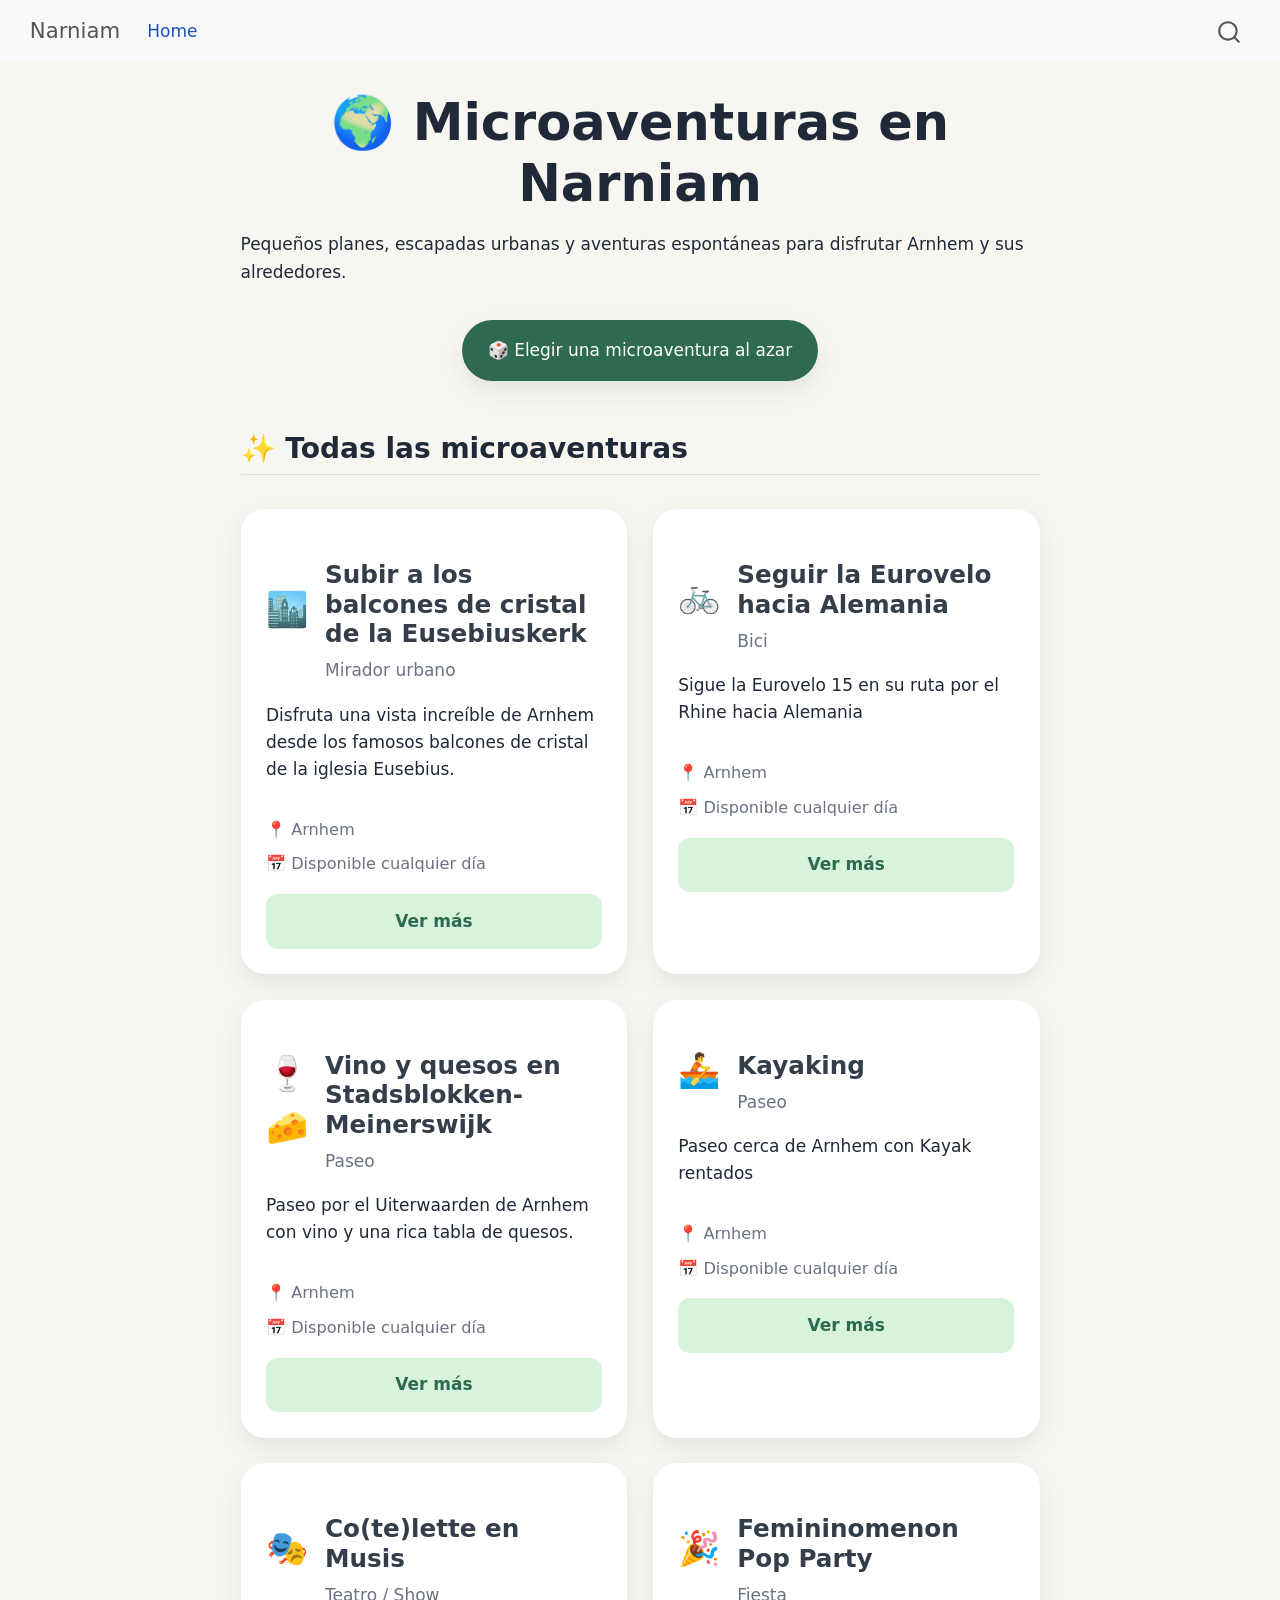
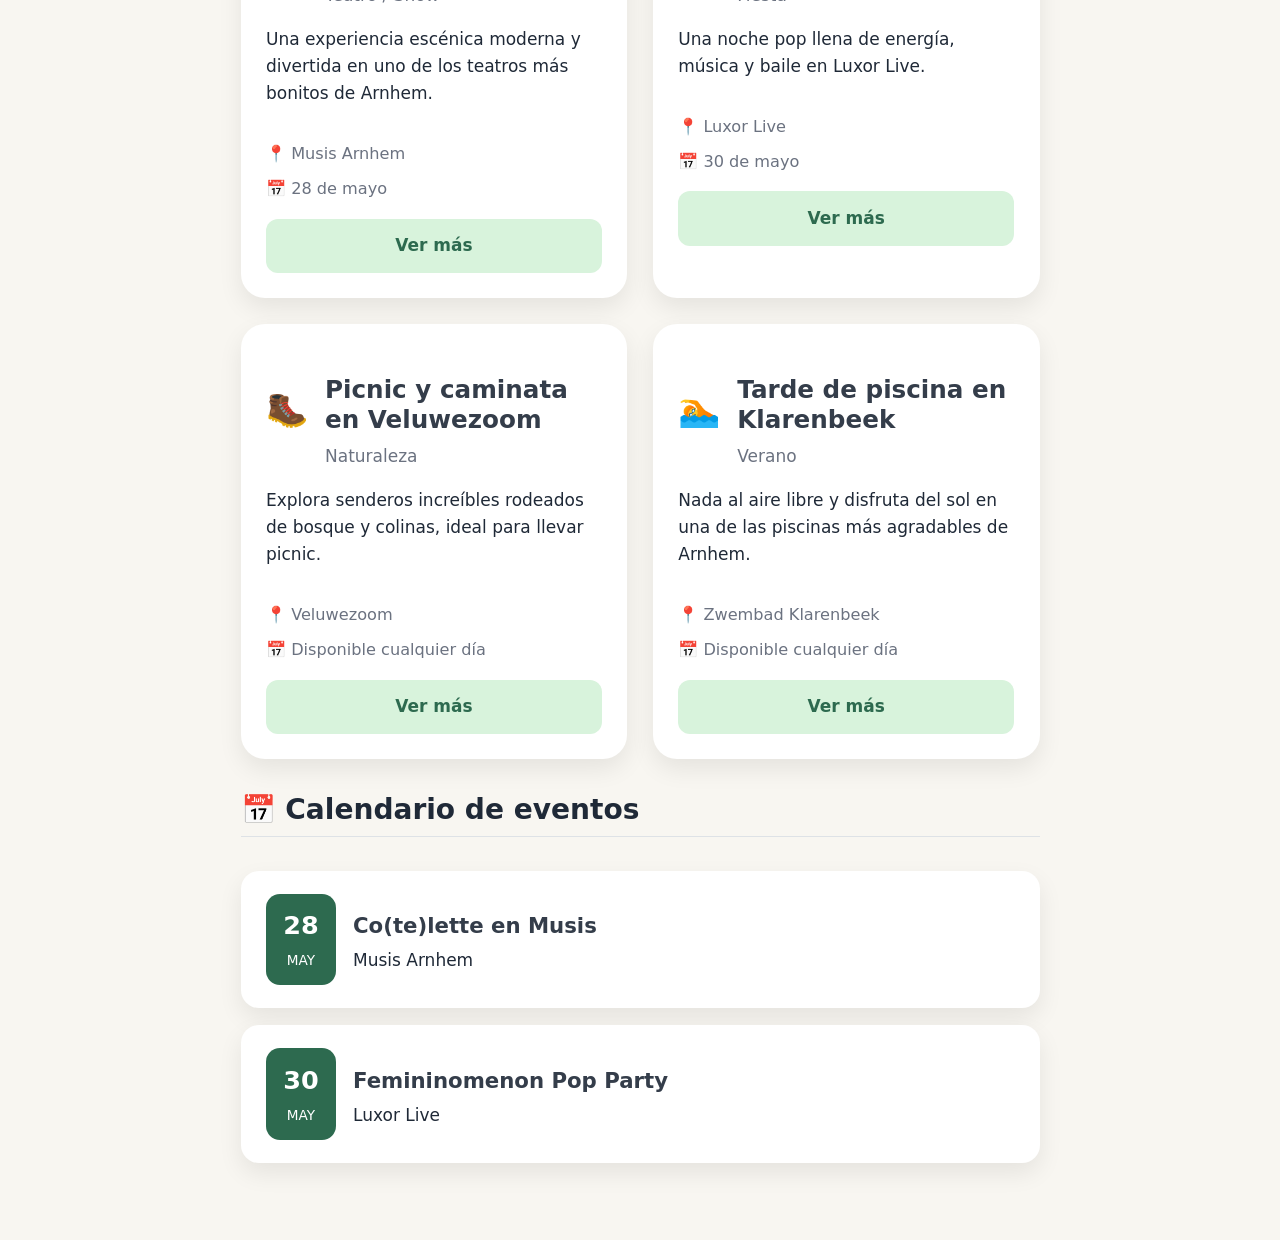
<file: docs/index.html>
<!DOCTYPE html>
<html xmlns="http://www.w3.org/1999/xhtml" lang="en" xml:lang="en"><head>

<meta charset="utf-8">
<meta name="generator" content="quarto-1.8.26">

<meta name="viewport" content="width=device-width, initial-scale=1.0, user-scalable=yes">


<title>🌍 Microaventuras en Narniam – Narniam</title>
<style>
code{white-space: pre-wrap;}
span.smallcaps{font-variant: small-caps;}
div.columns{display: flex; gap: min(4vw, 1.5em);}
div.column{flex: auto; overflow-x: auto;}
div.hanging-indent{margin-left: 1.5em; text-indent: -1.5em;}
ul.task-list{list-style: none;}
ul.task-list li input[type="checkbox"] {
  width: 0.8em;
  margin: 0 0.8em 0.2em -1em; /* quarto-specific, see https://github.com/quarto-dev/quarto-cli/issues/4556 */ 
  vertical-align: middle;
}
</style>


<script src="site_libs/quarto-nav/quarto-nav.js"></script>
<script src="site_libs/quarto-nav/headroom.min.js"></script>
<script src="site_libs/clipboard/clipboard.min.js"></script>
<script src="site_libs/quarto-search/autocomplete.umd.js"></script>
<script src="site_libs/quarto-search/fuse.min.js"></script>
<script src="site_libs/quarto-search/quarto-search.js"></script>
<meta name="quarto:offset" content="./">
<script src="site_libs/quarto-html/quarto.js" type="module"></script>
<script src="site_libs/quarto-html/tabsets/tabsets.js" type="module"></script>
<script src="site_libs/quarto-html/axe/axe-check.js" type="module"></script>
<script src="site_libs/quarto-html/popper.min.js"></script>
<script src="site_libs/quarto-html/tippy.umd.min.js"></script>
<script src="site_libs/quarto-html/anchor.min.js"></script>
<link href="site_libs/quarto-html/tippy.css" rel="stylesheet">
<link href="site_libs/quarto-html/quarto-syntax-highlighting-587c61ba64f3a5504c4d52d930310e48.css" rel="stylesheet" id="quarto-text-highlighting-styles">
<script src="site_libs/bootstrap/bootstrap.min.js"></script>
<link href="site_libs/bootstrap/bootstrap-icons.css" rel="stylesheet">
<link href="site_libs/bootstrap/bootstrap-5b4ad623e5705c0698d39aec6f10cf02.min.css" rel="stylesheet" append-hash="true" id="quarto-bootstrap" data-mode="light">
<script id="quarto-search-options" type="application/json">{
  "location": "navbar",
  "copy-button": false,
  "collapse-after": 3,
  "panel-placement": "end",
  "type": "overlay",
  "limit": 50,
  "keyboard-shortcut": [
    "f",
    "/",
    "s"
  ],
  "show-item-context": false,
  "language": {
    "search-no-results-text": "No results",
    "search-matching-documents-text": "matching documents",
    "search-copy-link-title": "Copy link to search",
    "search-hide-matches-text": "Hide additional matches",
    "search-more-match-text": "more match in this document",
    "search-more-matches-text": "more matches in this document",
    "search-clear-button-title": "Clear",
    "search-text-placeholder": "",
    "search-detached-cancel-button-title": "Cancel",
    "search-submit-button-title": "Submit",
    "search-label": "Search"
  }
}</script>


<link rel="stylesheet" href="styles.css">
</head>

<body class="nav-fixed fullcontent quarto-light">

<div id="quarto-search-results"></div>
  <header id="quarto-header" class="headroom fixed-top">
    <nav class="navbar navbar-expand-lg " data-bs-theme="dark">
      <div class="navbar-container container-fluid">
      <div class="navbar-brand-container mx-auto">
    <a class="navbar-brand" href="./index.html">
    <span class="navbar-title">Narniam</span>
    </a>
  </div>
            <div id="quarto-search" class="" title="Search"></div>
          <button class="navbar-toggler" type="button" data-bs-toggle="collapse" data-bs-target="#navbarCollapse" aria-controls="navbarCollapse" role="menu" aria-expanded="false" aria-label="Toggle navigation" onclick="if (window.quartoToggleHeadroom) { window.quartoToggleHeadroom(); }">
  <span class="navbar-toggler-icon"></span>
</button>
          <div class="collapse navbar-collapse" id="navbarCollapse">
            <ul class="navbar-nav navbar-nav-scroll me-auto">
  <li class="nav-item">
    <a class="nav-link active" href="./index.html" aria-current="page"> 
<span class="menu-text">Home</span></a>
  </li>  
</ul>
          </div> <!-- /navcollapse -->
            <div class="quarto-navbar-tools">
</div>
      </div> <!-- /container-fluid -->
    </nav>
</header>
<!-- content -->
<div id="quarto-content" class="quarto-container page-columns page-rows-contents page-layout-article page-navbar">
<!-- sidebar -->
<!-- margin-sidebar -->
    
<!-- main -->
<main class="content" id="quarto-document-content">

<header id="title-block-header" class="quarto-title-block default">
<div class="quarto-title">
<h1 class="title">🌍 Microaventuras en Narniam</h1>
</div>



<div class="quarto-title-meta">

    
  
    
  </div>
  


</header>


<script>
const aventuras = [
  {
    titulo: "Subir a los balcones de cristal de la Eusebiuskerk",
    categoria: "Mirador urbano",
    fecha: "",
    lugar: "Arnhem",
    emoji: "🏙️",
    descripcion: "Disfruta una vista increíble de Arnhem desde los famosos balcones de cristal de la iglesia Eusebius.",
    link: "https://eusebius.nl/?_ga=2.233117084.36906448.1779814710-2086036264.1779814710&_gl=1*eed4gp*_gcl_au*MTg0OTc1Nzk0MS4xNzc5ODE0NzA5*_ga*MjA4NjAzNjI2NC4xNzc5ODE0NzEw*_ga_XGD5B0N86H*czE3Nzk4MTQ3MDkkbzEkZzAkdDE3Nzk4MTQ3MDkkajYwJGwwJGgw"
  },
  {
    titulo: "Seguir la Eurovelo hacia Alemania",
    categoria: "Bici",
    fecha: "",
    lugar: "Arnhem",
    emoji: "🚲",
    descripcion: "Sigue la Eurovelo 15 en su ruta por el Rhine hacia Alemania",
    link: "https://en.eurovelo.com/ev15"
  },
  {
    titulo: "Vino y quesos en Stadsblokken-Meinerswijk",
    categoria: "Paseo",
    fecha: "",
    lugar: "Arnhem",
    emoji: "🍷🧀",
    descripcion: "Paseo por el Uiterwaarden de Arnhem con vino y una rica tabla de quesos.",
    link: "https://www.stadsblokken-meinerswijk.org/"
  },
  {
    titulo: "Kayaking",
    categoria: "Paseo",
    fecha: "",
    lugar: "Arnhem",
    emoji: "🚣",
    descripcion: "Paseo cerca de Arnhem con Kayak rentados",
    link: "https://lingevaart.nl/watersport/kajak-huren/"
  },
  {
    titulo: "Co(te)lette en Musis",
    categoria: "Teatro / Show",
    fecha: "2026-05-28",
    lugar: "Musis Arnhem",
    emoji: "🎭",
    descripcion: "Una experiencia escénica moderna y divertida en uno de los teatros más bonitos de Arnhem.",
    link: "https://www.musisenstadstheater.nl/nl/agenda/ward-ward-co-te-lette/9537"
  },
  {
    titulo: "Femininomenon Pop Party",
    categoria: "Fiesta",
    fecha: "2026-05-30",
    lugar: "Luxor Live",
    emoji: "🎉",
    descripcion: "Una noche pop llena de energía, música y baile en Luxor Live.",
    link: "https://www.luxorlive.nl/agenda/femininomenon-3/"
  },
  {
    titulo: "Picnic y caminata en Veluwezoom",
    categoria: "Naturaleza",
    fecha: "",
    lugar: "Veluwezoom",
    emoji: "🥾",
    descripcion: "Explora senderos increíbles rodeados de bosque y colinas, ideal para llevar picnic.",
    link: "https://www.natuurmonumenten.nl/natuurgebieden/nationaal-park-veluwezoom"
  },
  {
    titulo: "Tarde de piscina en Klarenbeek",
    categoria: "Verano",
    fecha: "",
    lugar: "Zwembad Klarenbeek",
    emoji: "🏊",
    descripcion: "Nada al aire libre y disfruta del sol en una de las piscinas más agradables de Arnhem.",
    link: "https://www.zwembadklarenbeek.nl/?utm_source=zwemindex.nl"
  }
];

function renderAventuras() {
  const container = document.getElementById('aventuras-container');
  container.innerHTML = '';

  aventuras.forEach((a, index) => {
    const fechaTexto = a.fecha
      ? new Date(a.fecha).toLocaleDateString('es-ES', {
          day: 'numeric',
          month: 'long'
        })
      : 'Disponible cualquier día';

    container.innerHTML += `
      <div class="aventura-card">
        <div class="aventura-header">
          <span class="emoji">${a.emoji}</span>
          <div>
            <h3>${a.titulo}</h3>
            <p class="categoria">${a.categoria}</p>
          </div>
        </div>

        <p>${a.descripcion}</p>

        <div class="aventura-info">
          <span>📍 ${a.lugar}</span>
          <span>📅 ${fechaTexto}</span>
        </div>

        <a class="aventura-btn" href="${a.link}" target="_blank">
          Ver más
        </a>
      </div>
    `;
  });
}

function renderCalendario() {
  const calendario = document.getElementById('calendario');

  const eventos = aventuras.filter(a => a.fecha !== '');

  eventos.sort((a, b) => new Date(a.fecha) - new Date(b.fecha));

  calendario.innerHTML = '';

  eventos.forEach(evento => {
    const fecha = new Date(evento.fecha);

    calendario.innerHTML += `
      <div class="evento-calendario">
        <div class="fecha-box">
          <span class="dia">${fecha.getDate()}</span>
          <span class="mes">${fecha.toLocaleDateString('es-ES', { month: 'short' })}</span>
        </div>

        <div>
          <h4>${evento.titulo}</h4>
          <p>${evento.lugar}</p>
        </div>
      </div>
    `;
  });
}

function aventuraAleatoria() {
  const random = aventuras[Math.floor(Math.random() * aventuras.length)];

  const resultado = document.getElementById('aventura-random');

  resultado.innerHTML = `
    <div class="random-card">
      <h3>${random.emoji} ${random.titulo}</h3>
      <p>${random.descripcion}</p>
      <a href="${random.link}" target="_blank">Quiero hacer esta aventura</a>
    </div>
  `;
}

window.onload = () => {
  renderAventuras();
  renderCalendario();
};
</script>
<p>Pequeños planes, escapadas urbanas y aventuras espontáneas para disfrutar Arnhem y sus alrededores.</p>
<div class="hero-buttons">
<p><button onclick="aventuraAleatoria()"> 🎲 Elegir una microaventura al azar </button></p>
</div>
<div id="aventura-random">

</div>
<section id="todas-las-microaventuras" class="level2">
<h2 class="anchored" data-anchor-id="todas-las-microaventuras">✨ Todas las microaventuras</h2>
<div id="aventuras-container">

</div>
</section>
<section id="calendario-de-eventos" class="level2">
<h2 class="anchored" data-anchor-id="calendario-de-eventos">📅 Calendario de eventos</h2>
<div id="calendario">

</div>


</section>

</main> <!-- /main -->
<script id="quarto-html-after-body" type="application/javascript">
  window.document.addEventListener("DOMContentLoaded", function (event) {
    const icon = "";
    const anchorJS = new window.AnchorJS();
    anchorJS.options = {
      placement: 'right',
      icon: icon
    };
    anchorJS.add('.anchored');
    const isCodeAnnotation = (el) => {
      for (const clz of el.classList) {
        if (clz.startsWith('code-annotation-')) {                     
          return true;
        }
      }
      return false;
    }
    const onCopySuccess = function(e) {
      // button target
      const button = e.trigger;
      // don't keep focus
      button.blur();
      // flash "checked"
      button.classList.add('code-copy-button-checked');
      var currentTitle = button.getAttribute("title");
      button.setAttribute("title", "Copied!");
      let tooltip;
      if (window.bootstrap) {
        button.setAttribute("data-bs-toggle", "tooltip");
        button.setAttribute("data-bs-placement", "left");
        button.setAttribute("data-bs-title", "Copied!");
        tooltip = new bootstrap.Tooltip(button, 
          { trigger: "manual", 
            customClass: "code-copy-button-tooltip",
            offset: [0, -8]});
        tooltip.show();    
      }
      setTimeout(function() {
        if (tooltip) {
          tooltip.hide();
          button.removeAttribute("data-bs-title");
          button.removeAttribute("data-bs-toggle");
          button.removeAttribute("data-bs-placement");
        }
        button.setAttribute("title", currentTitle);
        button.classList.remove('code-copy-button-checked');
      }, 1000);
      // clear code selection
      e.clearSelection();
    }
    const getTextToCopy = function(trigger) {
      const outerScaffold = trigger.parentElement.cloneNode(true);
      const codeEl = outerScaffold.querySelector('code');
      for (const childEl of codeEl.children) {
        if (isCodeAnnotation(childEl)) {
          childEl.remove();
        }
      }
      return codeEl.innerText;
    }
    const clipboard = new window.ClipboardJS('.code-copy-button:not([data-in-quarto-modal])', {
      text: getTextToCopy
    });
    clipboard.on('success', onCopySuccess);
    if (window.document.getElementById('quarto-embedded-source-code-modal')) {
      const clipboardModal = new window.ClipboardJS('.code-copy-button[data-in-quarto-modal]', {
        text: getTextToCopy,
        container: window.document.getElementById('quarto-embedded-source-code-modal')
      });
      clipboardModal.on('success', onCopySuccess);
    }
      var localhostRegex = new RegExp(/^(?:http|https):\/\/localhost\:?[0-9]*\//);
      var mailtoRegex = new RegExp(/^mailto:/);
        var filterRegex = new RegExp('/' + window.location.host + '/');
      var isInternal = (href) => {
          return filterRegex.test(href) || localhostRegex.test(href) || mailtoRegex.test(href);
      }
      // Inspect non-navigation links and adorn them if external
     var links = window.document.querySelectorAll('a[href]:not(.nav-link):not(.navbar-brand):not(.toc-action):not(.sidebar-link):not(.sidebar-item-toggle):not(.pagination-link):not(.no-external):not([aria-hidden]):not(.dropdown-item):not(.quarto-navigation-tool):not(.about-link)');
      for (var i=0; i<links.length; i++) {
        const link = links[i];
        if (!isInternal(link.href)) {
          // undo the damage that might have been done by quarto-nav.js in the case of
          // links that we want to consider external
          if (link.dataset.originalHref !== undefined) {
            link.href = link.dataset.originalHref;
          }
        }
      }
    function tippyHover(el, contentFn, onTriggerFn, onUntriggerFn) {
      const config = {
        allowHTML: true,
        maxWidth: 500,
        delay: 100,
        arrow: false,
        appendTo: function(el) {
            return el.parentElement;
        },
        interactive: true,
        interactiveBorder: 10,
        theme: 'quarto',
        placement: 'bottom-start',
      };
      if (contentFn) {
        config.content = contentFn;
      }
      if (onTriggerFn) {
        config.onTrigger = onTriggerFn;
      }
      if (onUntriggerFn) {
        config.onUntrigger = onUntriggerFn;
      }
      window.tippy(el, config); 
    }
    const noterefs = window.document.querySelectorAll('a[role="doc-noteref"]');
    for (var i=0; i<noterefs.length; i++) {
      const ref = noterefs[i];
      tippyHover(ref, function() {
        // use id or data attribute instead here
        let href = ref.getAttribute('data-footnote-href') || ref.getAttribute('href');
        try { href = new URL(href).hash; } catch {}
        const id = href.replace(/^#\/?/, "");
        const note = window.document.getElementById(id);
        if (note) {
          return note.innerHTML;
        } else {
          return "";
        }
      });
    }
    const xrefs = window.document.querySelectorAll('a.quarto-xref');
    const processXRef = (id, note) => {
      // Strip column container classes
      const stripColumnClz = (el) => {
        el.classList.remove("page-full", "page-columns");
        if (el.children) {
          for (const child of el.children) {
            stripColumnClz(child);
          }
        }
      }
      stripColumnClz(note)
      if (id === null || id.startsWith('sec-')) {
        // Special case sections, only their first couple elements
        const container = document.createElement("div");
        if (note.children && note.children.length > 2) {
          container.appendChild(note.children[0].cloneNode(true));
          for (let i = 1; i < note.children.length; i++) {
            const child = note.children[i];
            if (child.tagName === "P" && child.innerText === "") {
              continue;
            } else {
              container.appendChild(child.cloneNode(true));
              break;
            }
          }
          if (window.Quarto?.typesetMath) {
            window.Quarto.typesetMath(container);
          }
          return container.innerHTML
        } else {
          if (window.Quarto?.typesetMath) {
            window.Quarto.typesetMath(note);
          }
          return note.innerHTML;
        }
      } else {
        // Remove any anchor links if they are present
        const anchorLink = note.querySelector('a.anchorjs-link');
        if (anchorLink) {
          anchorLink.remove();
        }
        if (window.Quarto?.typesetMath) {
          window.Quarto.typesetMath(note);
        }
        if (note.classList.contains("callout")) {
          return note.outerHTML;
        } else {
          return note.innerHTML;
        }
      }
    }
    for (var i=0; i<xrefs.length; i++) {
      const xref = xrefs[i];
      tippyHover(xref, undefined, function(instance) {
        instance.disable();
        let url = xref.getAttribute('href');
        let hash = undefined; 
        if (url.startsWith('#')) {
          hash = url;
        } else {
          try { hash = new URL(url).hash; } catch {}
        }
        if (hash) {
          const id = hash.replace(/^#\/?/, "");
          const note = window.document.getElementById(id);
          if (note !== null) {
            try {
              const html = processXRef(id, note.cloneNode(true));
              instance.setContent(html);
            } finally {
              instance.enable();
              instance.show();
            }
          } else {
            // See if we can fetch this
            fetch(url.split('#')[0])
            .then(res => res.text())
            .then(html => {
              const parser = new DOMParser();
              const htmlDoc = parser.parseFromString(html, "text/html");
              const note = htmlDoc.getElementById(id);
              if (note !== null) {
                const html = processXRef(id, note);
                instance.setContent(html);
              } 
            }).finally(() => {
              instance.enable();
              instance.show();
            });
          }
        } else {
          // See if we can fetch a full url (with no hash to target)
          // This is a special case and we should probably do some content thinning / targeting
          fetch(url)
          .then(res => res.text())
          .then(html => {
            const parser = new DOMParser();
            const htmlDoc = parser.parseFromString(html, "text/html");
            const note = htmlDoc.querySelector('main.content');
            if (note !== null) {
              // This should only happen for chapter cross references
              // (since there is no id in the URL)
              // remove the first header
              if (note.children.length > 0 && note.children[0].tagName === "HEADER") {
                note.children[0].remove();
              }
              const html = processXRef(null, note);
              instance.setContent(html);
            } 
          }).finally(() => {
            instance.enable();
            instance.show();
          });
        }
      }, function(instance) {
      });
    }
        let selectedAnnoteEl;
        const selectorForAnnotation = ( cell, annotation) => {
          let cellAttr = 'data-code-cell="' + cell + '"';
          let lineAttr = 'data-code-annotation="' +  annotation + '"';
          const selector = 'span[' + cellAttr + '][' + lineAttr + ']';
          return selector;
        }
        const selectCodeLines = (annoteEl) => {
          const doc = window.document;
          const targetCell = annoteEl.getAttribute("data-target-cell");
          const targetAnnotation = annoteEl.getAttribute("data-target-annotation");
          const annoteSpan = window.document.querySelector(selectorForAnnotation(targetCell, targetAnnotation));
          const lines = annoteSpan.getAttribute("data-code-lines").split(",");
          const lineIds = lines.map((line) => {
            return targetCell + "-" + line;
          })
          let top = null;
          let height = null;
          let parent = null;
          if (lineIds.length > 0) {
              //compute the position of the single el (top and bottom and make a div)
              const el = window.document.getElementById(lineIds[0]);
              top = el.offsetTop;
              height = el.offsetHeight;
              parent = el.parentElement.parentElement;
            if (lineIds.length > 1) {
              const lastEl = window.document.getElementById(lineIds[lineIds.length - 1]);
              const bottom = lastEl.offsetTop + lastEl.offsetHeight;
              height = bottom - top;
            }
            if (top !== null && height !== null && parent !== null) {
              // cook up a div (if necessary) and position it 
              let div = window.document.getElementById("code-annotation-line-highlight");
              if (div === null) {
                div = window.document.createElement("div");
                div.setAttribute("id", "code-annotation-line-highlight");
                div.style.position = 'absolute';
                parent.appendChild(div);
              }
              div.style.top = top - 2 + "px";
              div.style.height = height + 4 + "px";
              div.style.left = 0;
              let gutterDiv = window.document.getElementById("code-annotation-line-highlight-gutter");
              if (gutterDiv === null) {
                gutterDiv = window.document.createElement("div");
                gutterDiv.setAttribute("id", "code-annotation-line-highlight-gutter");
                gutterDiv.style.position = 'absolute';
                const codeCell = window.document.getElementById(targetCell);
                const gutter = codeCell.querySelector('.code-annotation-gutter');
                gutter.appendChild(gutterDiv);
              }
              gutterDiv.style.top = top - 2 + "px";
              gutterDiv.style.height = height + 4 + "px";
            }
            selectedAnnoteEl = annoteEl;
          }
        };
        const unselectCodeLines = () => {
          const elementsIds = ["code-annotation-line-highlight", "code-annotation-line-highlight-gutter"];
          elementsIds.forEach((elId) => {
            const div = window.document.getElementById(elId);
            if (div) {
              div.remove();
            }
          });
          selectedAnnoteEl = undefined;
        };
          // Handle positioning of the toggle
      window.addEventListener(
        "resize",
        throttle(() => {
          elRect = undefined;
          if (selectedAnnoteEl) {
            selectCodeLines(selectedAnnoteEl);
          }
        }, 10)
      );
      function throttle(fn, ms) {
      let throttle = false;
      let timer;
        return (...args) => {
          if(!throttle) { // first call gets through
              fn.apply(this, args);
              throttle = true;
          } else { // all the others get throttled
              if(timer) clearTimeout(timer); // cancel #2
              timer = setTimeout(() => {
                fn.apply(this, args);
                timer = throttle = false;
              }, ms);
          }
        };
      }
        // Attach click handler to the DT
        const annoteDls = window.document.querySelectorAll('dt[data-target-cell]');
        for (const annoteDlNode of annoteDls) {
          annoteDlNode.addEventListener('click', (event) => {
            const clickedEl = event.target;
            if (clickedEl !== selectedAnnoteEl) {
              unselectCodeLines();
              const activeEl = window.document.querySelector('dt[data-target-cell].code-annotation-active');
              if (activeEl) {
                activeEl.classList.remove('code-annotation-active');
              }
              selectCodeLines(clickedEl);
              clickedEl.classList.add('code-annotation-active');
            } else {
              // Unselect the line
              unselectCodeLines();
              clickedEl.classList.remove('code-annotation-active');
            }
          });
        }
    const findCites = (el) => {
      const parentEl = el.parentElement;
      if (parentEl) {
        const cites = parentEl.dataset.cites;
        if (cites) {
          return {
            el,
            cites: cites.split(' ')
          };
        } else {
          return findCites(el.parentElement)
        }
      } else {
        return undefined;
      }
    };
    var bibliorefs = window.document.querySelectorAll('a[role="doc-biblioref"]');
    for (var i=0; i<bibliorefs.length; i++) {
      const ref = bibliorefs[i];
      const citeInfo = findCites(ref);
      if (citeInfo) {
        tippyHover(citeInfo.el, function() {
          var popup = window.document.createElement('div');
          citeInfo.cites.forEach(function(cite) {
            var citeDiv = window.document.createElement('div');
            citeDiv.classList.add('hanging-indent');
            citeDiv.classList.add('csl-entry');
            var biblioDiv = window.document.getElementById('ref-' + cite);
            if (biblioDiv) {
              citeDiv.innerHTML = biblioDiv.innerHTML;
            }
            popup.appendChild(citeDiv);
          });
          return popup.innerHTML;
        });
      }
    }
  });
  </script>
</div> <!-- /content -->




</body></html>
</file>
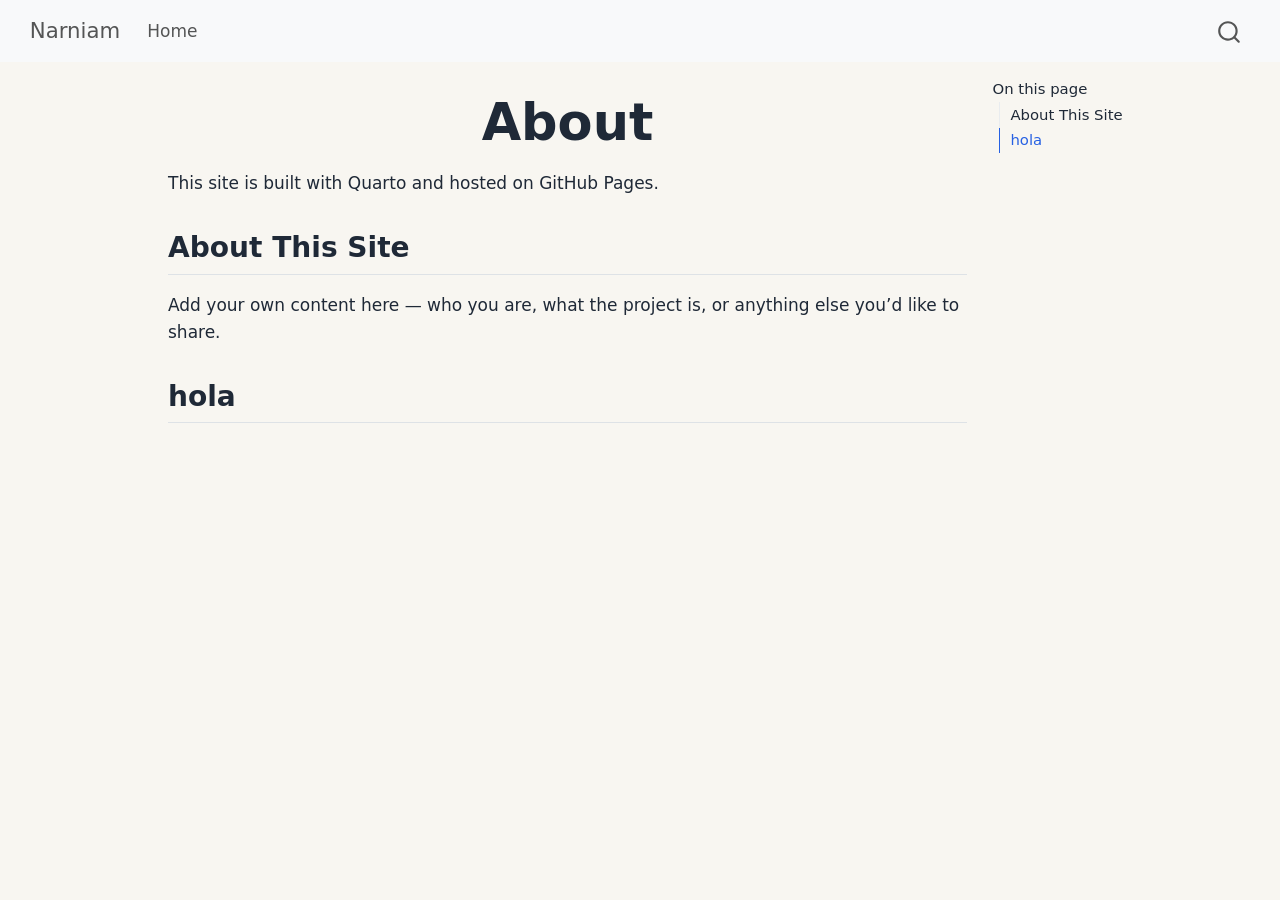
<file: docs/about.html>
<!DOCTYPE html>
<html xmlns="http://www.w3.org/1999/xhtml" lang="en" xml:lang="en"><head>

<meta charset="utf-8">
<meta name="generator" content="quarto-1.8.26">

<meta name="viewport" content="width=device-width, initial-scale=1.0, user-scalable=yes">


<title>About – Narniam</title>
<style>
code{white-space: pre-wrap;}
span.smallcaps{font-variant: small-caps;}
div.columns{display: flex; gap: min(4vw, 1.5em);}
div.column{flex: auto; overflow-x: auto;}
div.hanging-indent{margin-left: 1.5em; text-indent: -1.5em;}
ul.task-list{list-style: none;}
ul.task-list li input[type="checkbox"] {
  width: 0.8em;
  margin: 0 0.8em 0.2em -1em; /* quarto-specific, see https://github.com/quarto-dev/quarto-cli/issues/4556 */ 
  vertical-align: middle;
}
</style>


<script src="site_libs/quarto-nav/quarto-nav.js"></script>
<script src="site_libs/quarto-nav/headroom.min.js"></script>
<script src="site_libs/clipboard/clipboard.min.js"></script>
<script src="site_libs/quarto-search/autocomplete.umd.js"></script>
<script src="site_libs/quarto-search/fuse.min.js"></script>
<script src="site_libs/quarto-search/quarto-search.js"></script>
<meta name="quarto:offset" content="./">
<script src="site_libs/quarto-html/quarto.js" type="module"></script>
<script src="site_libs/quarto-html/tabsets/tabsets.js" type="module"></script>
<script src="site_libs/quarto-html/axe/axe-check.js" type="module"></script>
<script src="site_libs/quarto-html/popper.min.js"></script>
<script src="site_libs/quarto-html/tippy.umd.min.js"></script>
<script src="site_libs/quarto-html/anchor.min.js"></script>
<link href="site_libs/quarto-html/tippy.css" rel="stylesheet">
<link href="site_libs/quarto-html/quarto-syntax-highlighting-587c61ba64f3a5504c4d52d930310e48.css" rel="stylesheet" id="quarto-text-highlighting-styles">
<script src="site_libs/bootstrap/bootstrap.min.js"></script>
<link href="site_libs/bootstrap/bootstrap-icons.css" rel="stylesheet">
<link href="site_libs/bootstrap/bootstrap-5b4ad623e5705c0698d39aec6f10cf02.min.css" rel="stylesheet" append-hash="true" id="quarto-bootstrap" data-mode="light">
<script id="quarto-search-options" type="application/json">{
  "location": "navbar",
  "copy-button": false,
  "collapse-after": 3,
  "panel-placement": "end",
  "type": "overlay",
  "limit": 50,
  "keyboard-shortcut": [
    "f",
    "/",
    "s"
  ],
  "show-item-context": false,
  "language": {
    "search-no-results-text": "No results",
    "search-matching-documents-text": "matching documents",
    "search-copy-link-title": "Copy link to search",
    "search-hide-matches-text": "Hide additional matches",
    "search-more-match-text": "more match in this document",
    "search-more-matches-text": "more matches in this document",
    "search-clear-button-title": "Clear",
    "search-text-placeholder": "",
    "search-detached-cancel-button-title": "Cancel",
    "search-submit-button-title": "Submit",
    "search-label": "Search"
  }
}</script>


<link rel="stylesheet" href="styles.css">
</head>

<body class="nav-fixed quarto-light">

<div id="quarto-search-results"></div>
  <header id="quarto-header" class="headroom fixed-top">
    <nav class="navbar navbar-expand-lg " data-bs-theme="dark">
      <div class="navbar-container container-fluid">
      <div class="navbar-brand-container mx-auto">
    <a class="navbar-brand" href="./index.html">
    <span class="navbar-title">Narniam</span>
    </a>
  </div>
            <div id="quarto-search" class="" title="Search"></div>
          <button class="navbar-toggler" type="button" data-bs-toggle="collapse" data-bs-target="#navbarCollapse" aria-controls="navbarCollapse" role="menu" aria-expanded="false" aria-label="Toggle navigation" onclick="if (window.quartoToggleHeadroom) { window.quartoToggleHeadroom(); }">
  <span class="navbar-toggler-icon"></span>
</button>
          <div class="collapse navbar-collapse" id="navbarCollapse">
            <ul class="navbar-nav navbar-nav-scroll me-auto">
  <li class="nav-item">
    <a class="nav-link" href="./index.html"> 
<span class="menu-text">Home</span></a>
  </li>  
</ul>
          </div> <!-- /navcollapse -->
            <div class="quarto-navbar-tools">
</div>
      </div> <!-- /container-fluid -->
    </nav>
</header>
<!-- content -->
<div id="quarto-content" class="quarto-container page-columns page-rows-contents page-layout-article page-navbar">
<!-- sidebar -->
<!-- margin-sidebar -->
    <div id="quarto-margin-sidebar" class="sidebar margin-sidebar">
        <nav id="TOC" role="doc-toc" class="toc-active">
    <h2 id="toc-title">On this page</h2>
   
  <ul>
  <li><a href="#about-this-site" id="toc-about-this-site" class="nav-link active" data-scroll-target="#about-this-site">About This Site</a></li>
  <li><a href="#hola" id="toc-hola" class="nav-link" data-scroll-target="#hola">hola</a></li>
  </ul>
</nav>
    </div>
<!-- main -->
<main class="content" id="quarto-document-content">

<header id="title-block-header" class="quarto-title-block default">
<div class="quarto-title">
<h1 class="title">About</h1>
</div>



<div class="quarto-title-meta">

    
  
    
  </div>
  


</header>


<p>This site is built with Quarto and hosted on GitHub Pages.</p>
<section id="about-this-site" class="level2">
<h2 class="anchored" data-anchor-id="about-this-site">About This Site</h2>
<p>Add your own content here — who you are, what the project is, or anything else you’d like to share.</p>
</section>
<section id="hola" class="level2">
<h2 class="anchored" data-anchor-id="hola">hola</h2>


</section>

</main> <!-- /main -->
<script id="quarto-html-after-body" type="application/javascript">
  window.document.addEventListener("DOMContentLoaded", function (event) {
    const icon = "";
    const anchorJS = new window.AnchorJS();
    anchorJS.options = {
      placement: 'right',
      icon: icon
    };
    anchorJS.add('.anchored');
    const isCodeAnnotation = (el) => {
      for (const clz of el.classList) {
        if (clz.startsWith('code-annotation-')) {                     
          return true;
        }
      }
      return false;
    }
    const onCopySuccess = function(e) {
      // button target
      const button = e.trigger;
      // don't keep focus
      button.blur();
      // flash "checked"
      button.classList.add('code-copy-button-checked');
      var currentTitle = button.getAttribute("title");
      button.setAttribute("title", "Copied!");
      let tooltip;
      if (window.bootstrap) {
        button.setAttribute("data-bs-toggle", "tooltip");
        button.setAttribute("data-bs-placement", "left");
        button.setAttribute("data-bs-title", "Copied!");
        tooltip = new bootstrap.Tooltip(button, 
          { trigger: "manual", 
            customClass: "code-copy-button-tooltip",
            offset: [0, -8]});
        tooltip.show();    
      }
      setTimeout(function() {
        if (tooltip) {
          tooltip.hide();
          button.removeAttribute("data-bs-title");
          button.removeAttribute("data-bs-toggle");
          button.removeAttribute("data-bs-placement");
        }
        button.setAttribute("title", currentTitle);
        button.classList.remove('code-copy-button-checked');
      }, 1000);
      // clear code selection
      e.clearSelection();
    }
    const getTextToCopy = function(trigger) {
      const outerScaffold = trigger.parentElement.cloneNode(true);
      const codeEl = outerScaffold.querySelector('code');
      for (const childEl of codeEl.children) {
        if (isCodeAnnotation(childEl)) {
          childEl.remove();
        }
      }
      return codeEl.innerText;
    }
    const clipboard = new window.ClipboardJS('.code-copy-button:not([data-in-quarto-modal])', {
      text: getTextToCopy
    });
    clipboard.on('success', onCopySuccess);
    if (window.document.getElementById('quarto-embedded-source-code-modal')) {
      const clipboardModal = new window.ClipboardJS('.code-copy-button[data-in-quarto-modal]', {
        text: getTextToCopy,
        container: window.document.getElementById('quarto-embedded-source-code-modal')
      });
      clipboardModal.on('success', onCopySuccess);
    }
      var localhostRegex = new RegExp(/^(?:http|https):\/\/localhost\:?[0-9]*\//);
      var mailtoRegex = new RegExp(/^mailto:/);
        var filterRegex = new RegExp('/' + window.location.host + '/');
      var isInternal = (href) => {
          return filterRegex.test(href) || localhostRegex.test(href) || mailtoRegex.test(href);
      }
      // Inspect non-navigation links and adorn them if external
     var links = window.document.querySelectorAll('a[href]:not(.nav-link):not(.navbar-brand):not(.toc-action):not(.sidebar-link):not(.sidebar-item-toggle):not(.pagination-link):not(.no-external):not([aria-hidden]):not(.dropdown-item):not(.quarto-navigation-tool):not(.about-link)');
      for (var i=0; i<links.length; i++) {
        const link = links[i];
        if (!isInternal(link.href)) {
          // undo the damage that might have been done by quarto-nav.js in the case of
          // links that we want to consider external
          if (link.dataset.originalHref !== undefined) {
            link.href = link.dataset.originalHref;
          }
        }
      }
    function tippyHover(el, contentFn, onTriggerFn, onUntriggerFn) {
      const config = {
        allowHTML: true,
        maxWidth: 500,
        delay: 100,
        arrow: false,
        appendTo: function(el) {
            return el.parentElement;
        },
        interactive: true,
        interactiveBorder: 10,
        theme: 'quarto',
        placement: 'bottom-start',
      };
      if (contentFn) {
        config.content = contentFn;
      }
      if (onTriggerFn) {
        config.onTrigger = onTriggerFn;
      }
      if (onUntriggerFn) {
        config.onUntrigger = onUntriggerFn;
      }
      window.tippy(el, config); 
    }
    const noterefs = window.document.querySelectorAll('a[role="doc-noteref"]');
    for (var i=0; i<noterefs.length; i++) {
      const ref = noterefs[i];
      tippyHover(ref, function() {
        // use id or data attribute instead here
        let href = ref.getAttribute('data-footnote-href') || ref.getAttribute('href');
        try { href = new URL(href).hash; } catch {}
        const id = href.replace(/^#\/?/, "");
        const note = window.document.getElementById(id);
        if (note) {
          return note.innerHTML;
        } else {
          return "";
        }
      });
    }
    const xrefs = window.document.querySelectorAll('a.quarto-xref');
    const processXRef = (id, note) => {
      // Strip column container classes
      const stripColumnClz = (el) => {
        el.classList.remove("page-full", "page-columns");
        if (el.children) {
          for (const child of el.children) {
            stripColumnClz(child);
          }
        }
      }
      stripColumnClz(note)
      if (id === null || id.startsWith('sec-')) {
        // Special case sections, only their first couple elements
        const container = document.createElement("div");
        if (note.children && note.children.length > 2) {
          container.appendChild(note.children[0].cloneNode(true));
          for (let i = 1; i < note.children.length; i++) {
            const child = note.children[i];
            if (child.tagName === "P" && child.innerText === "") {
              continue;
            } else {
              container.appendChild(child.cloneNode(true));
              break;
            }
          }
          if (window.Quarto?.typesetMath) {
            window.Quarto.typesetMath(container);
          }
          return container.innerHTML
        } else {
          if (window.Quarto?.typesetMath) {
            window.Quarto.typesetMath(note);
          }
          return note.innerHTML;
        }
      } else {
        // Remove any anchor links if they are present
        const anchorLink = note.querySelector('a.anchorjs-link');
        if (anchorLink) {
          anchorLink.remove();
        }
        if (window.Quarto?.typesetMath) {
          window.Quarto.typesetMath(note);
        }
        if (note.classList.contains("callout")) {
          return note.outerHTML;
        } else {
          return note.innerHTML;
        }
      }
    }
    for (var i=0; i<xrefs.length; i++) {
      const xref = xrefs[i];
      tippyHover(xref, undefined, function(instance) {
        instance.disable();
        let url = xref.getAttribute('href');
        let hash = undefined; 
        if (url.startsWith('#')) {
          hash = url;
        } else {
          try { hash = new URL(url).hash; } catch {}
        }
        if (hash) {
          const id = hash.replace(/^#\/?/, "");
          const note = window.document.getElementById(id);
          if (note !== null) {
            try {
              const html = processXRef(id, note.cloneNode(true));
              instance.setContent(html);
            } finally {
              instance.enable();
              instance.show();
            }
          } else {
            // See if we can fetch this
            fetch(url.split('#')[0])
            .then(res => res.text())
            .then(html => {
              const parser = new DOMParser();
              const htmlDoc = parser.parseFromString(html, "text/html");
              const note = htmlDoc.getElementById(id);
              if (note !== null) {
                const html = processXRef(id, note);
                instance.setContent(html);
              } 
            }).finally(() => {
              instance.enable();
              instance.show();
            });
          }
        } else {
          // See if we can fetch a full url (with no hash to target)
          // This is a special case and we should probably do some content thinning / targeting
          fetch(url)
          .then(res => res.text())
          .then(html => {
            const parser = new DOMParser();
            const htmlDoc = parser.parseFromString(html, "text/html");
            const note = htmlDoc.querySelector('main.content');
            if (note !== null) {
              // This should only happen for chapter cross references
              // (since there is no id in the URL)
              // remove the first header
              if (note.children.length > 0 && note.children[0].tagName === "HEADER") {
                note.children[0].remove();
              }
              const html = processXRef(null, note);
              instance.setContent(html);
            } 
          }).finally(() => {
            instance.enable();
            instance.show();
          });
        }
      }, function(instance) {
      });
    }
        let selectedAnnoteEl;
        const selectorForAnnotation = ( cell, annotation) => {
          let cellAttr = 'data-code-cell="' + cell + '"';
          let lineAttr = 'data-code-annotation="' +  annotation + '"';
          const selector = 'span[' + cellAttr + '][' + lineAttr + ']';
          return selector;
        }
        const selectCodeLines = (annoteEl) => {
          const doc = window.document;
          const targetCell = annoteEl.getAttribute("data-target-cell");
          const targetAnnotation = annoteEl.getAttribute("data-target-annotation");
          const annoteSpan = window.document.querySelector(selectorForAnnotation(targetCell, targetAnnotation));
          const lines = annoteSpan.getAttribute("data-code-lines").split(",");
          const lineIds = lines.map((line) => {
            return targetCell + "-" + line;
          })
          let top = null;
          let height = null;
          let parent = null;
          if (lineIds.length > 0) {
              //compute the position of the single el (top and bottom and make a div)
              const el = window.document.getElementById(lineIds[0]);
              top = el.offsetTop;
              height = el.offsetHeight;
              parent = el.parentElement.parentElement;
            if (lineIds.length > 1) {
              const lastEl = window.document.getElementById(lineIds[lineIds.length - 1]);
              const bottom = lastEl.offsetTop + lastEl.offsetHeight;
              height = bottom - top;
            }
            if (top !== null && height !== null && parent !== null) {
              // cook up a div (if necessary) and position it 
              let div = window.document.getElementById("code-annotation-line-highlight");
              if (div === null) {
                div = window.document.createElement("div");
                div.setAttribute("id", "code-annotation-line-highlight");
                div.style.position = 'absolute';
                parent.appendChild(div);
              }
              div.style.top = top - 2 + "px";
              div.style.height = height + 4 + "px";
              div.style.left = 0;
              let gutterDiv = window.document.getElementById("code-annotation-line-highlight-gutter");
              if (gutterDiv === null) {
                gutterDiv = window.document.createElement("div");
                gutterDiv.setAttribute("id", "code-annotation-line-highlight-gutter");
                gutterDiv.style.position = 'absolute';
                const codeCell = window.document.getElementById(targetCell);
                const gutter = codeCell.querySelector('.code-annotation-gutter');
                gutter.appendChild(gutterDiv);
              }
              gutterDiv.style.top = top - 2 + "px";
              gutterDiv.style.height = height + 4 + "px";
            }
            selectedAnnoteEl = annoteEl;
          }
        };
        const unselectCodeLines = () => {
          const elementsIds = ["code-annotation-line-highlight", "code-annotation-line-highlight-gutter"];
          elementsIds.forEach((elId) => {
            const div = window.document.getElementById(elId);
            if (div) {
              div.remove();
            }
          });
          selectedAnnoteEl = undefined;
        };
          // Handle positioning of the toggle
      window.addEventListener(
        "resize",
        throttle(() => {
          elRect = undefined;
          if (selectedAnnoteEl) {
            selectCodeLines(selectedAnnoteEl);
          }
        }, 10)
      );
      function throttle(fn, ms) {
      let throttle = false;
      let timer;
        return (...args) => {
          if(!throttle) { // first call gets through
              fn.apply(this, args);
              throttle = true;
          } else { // all the others get throttled
              if(timer) clearTimeout(timer); // cancel #2
              timer = setTimeout(() => {
                fn.apply(this, args);
                timer = throttle = false;
              }, ms);
          }
        };
      }
        // Attach click handler to the DT
        const annoteDls = window.document.querySelectorAll('dt[data-target-cell]');
        for (const annoteDlNode of annoteDls) {
          annoteDlNode.addEventListener('click', (event) => {
            const clickedEl = event.target;
            if (clickedEl !== selectedAnnoteEl) {
              unselectCodeLines();
              const activeEl = window.document.querySelector('dt[data-target-cell].code-annotation-active');
              if (activeEl) {
                activeEl.classList.remove('code-annotation-active');
              }
              selectCodeLines(clickedEl);
              clickedEl.classList.add('code-annotation-active');
            } else {
              // Unselect the line
              unselectCodeLines();
              clickedEl.classList.remove('code-annotation-active');
            }
          });
        }
    const findCites = (el) => {
      const parentEl = el.parentElement;
      if (parentEl) {
        const cites = parentEl.dataset.cites;
        if (cites) {
          return {
            el,
            cites: cites.split(' ')
          };
        } else {
          return findCites(el.parentElement)
        }
      } else {
        return undefined;
      }
    };
    var bibliorefs = window.document.querySelectorAll('a[role="doc-biblioref"]');
    for (var i=0; i<bibliorefs.length; i++) {
      const ref = bibliorefs[i];
      const citeInfo = findCites(ref);
      if (citeInfo) {
        tippyHover(citeInfo.el, function() {
          var popup = window.document.createElement('div');
          citeInfo.cites.forEach(function(cite) {
            var citeDiv = window.document.createElement('div');
            citeDiv.classList.add('hanging-indent');
            citeDiv.classList.add('csl-entry');
            var biblioDiv = window.document.getElementById('ref-' + cite);
            if (biblioDiv) {
              citeDiv.innerHTML = biblioDiv.innerHTML;
            }
            popup.appendChild(citeDiv);
          });
          return popup.innerHTML;
        });
      }
    }
  });
  </script>
</div> <!-- /content -->




</body></html>
</file>
<file: docs/site_libs/quarto-html/tippy.css>
.tippy-box[data-animation=fade][data-state=hidden]{opacity:0}[data-tippy-root]{max-width:calc(100vw - 10px)}.tippy-box{position:relative;background-color:#333;color:#fff;border-radius:4px;font-size:14px;line-height:1.4;white-space:normal;outline:0;transition-property:transform,visibility,opacity}.tippy-box[data-placement^=top]>.tippy-arrow{bottom:0}.tippy-box[data-placement^=top]>.tippy-arrow:before{bottom:-7px;left:0;border-width:8px 8px 0;border-top-color:initial;transform-origin:center top}.tippy-box[data-placement^=bottom]>.tippy-arrow{top:0}.tippy-box[data-placement^=bottom]>.tippy-arrow:before{top:-7px;left:0;border-width:0 8px 8px;border-bottom-color:initial;transform-origin:center bottom}.tippy-box[data-placement^=left]>.tippy-arrow{right:0}.tippy-box[data-placement^=left]>.tippy-arrow:before{border-width:8px 0 8px 8px;border-left-color:initial;right:-7px;transform-origin:center left}.tippy-box[data-placement^=right]>.tippy-arrow{left:0}.tippy-box[data-placement^=right]>.tippy-arrow:before{left:-7px;border-width:8px 8px 8px 0;border-right-color:initial;transform-origin:center right}.tippy-box[data-inertia][data-state=visible]{transition-timing-function:cubic-bezier(.54,1.5,.38,1.11)}.tippy-arrow{width:16px;height:16px;color:#333}.tippy-arrow:before{content:"";position:absolute;border-color:transparent;border-style:solid}.tippy-content{position:relative;padding:5px 9px;z-index:1}
</file>
<file: docs/site_libs/quarto-html/quarto-syntax-highlighting-587c61ba64f3a5504c4d52d930310e48.css>
/* quarto syntax highlight colors */
:root {
  --quarto-hl-ot-color: #003B4F;
  --quarto-hl-at-color: #657422;
  --quarto-hl-ss-color: #20794D;
  --quarto-hl-an-color: #5E5E5E;
  --quarto-hl-fu-color: #4758AB;
  --quarto-hl-st-color: #20794D;
  --quarto-hl-cf-color: #003B4F;
  --quarto-hl-op-color: #5E5E5E;
  --quarto-hl-er-color: #AD0000;
  --quarto-hl-bn-color: #AD0000;
  --quarto-hl-al-color: #AD0000;
  --quarto-hl-va-color: #111111;
  --quarto-hl-bu-color: inherit;
  --quarto-hl-ex-color: inherit;
  --quarto-hl-pp-color: #AD0000;
  --quarto-hl-in-color: #5E5E5E;
  --quarto-hl-vs-color: #20794D;
  --quarto-hl-wa-color: #5E5E5E;
  --quarto-hl-do-color: #5E5E5E;
  --quarto-hl-im-color: #00769E;
  --quarto-hl-ch-color: #20794D;
  --quarto-hl-dt-color: #AD0000;
  --quarto-hl-fl-color: #AD0000;
  --quarto-hl-co-color: #5E5E5E;
  --quarto-hl-cv-color: #5E5E5E;
  --quarto-hl-cn-color: #8f5902;
  --quarto-hl-sc-color: #5E5E5E;
  --quarto-hl-dv-color: #AD0000;
  --quarto-hl-kw-color: #003B4F;
}

/* other quarto variables */
:root {
  --quarto-font-monospace: SFMono-Regular, Menlo, Monaco, Consolas, "Liberation Mono", "Courier New", monospace;
}

/* syntax highlight based on Pandoc's rules */
pre > code.sourceCode > span {
  color: #003B4F;
}

code.sourceCode > span {
  color: #003B4F;
}

div.sourceCode,
div.sourceCode pre.sourceCode {
  color: #003B4F;
}

/* Normal */
code span {
  color: #003B4F;
}

/* Alert */
code span.al {
  color: #AD0000;
  font-style: inherit;
}

/* Annotation */
code span.an {
  color: #5E5E5E;
  font-style: inherit;
}

/* Attribute */
code span.at {
  color: #657422;
  font-style: inherit;
}

/* BaseN */
code span.bn {
  color: #AD0000;
  font-style: inherit;
}

/* BuiltIn */
code span.bu {
  font-style: inherit;
}

/* ControlFlow */
code span.cf {
  color: #003B4F;
  font-weight: bold;
  font-style: inherit;
}

/* Char */
code span.ch {
  color: #20794D;
  font-style: inherit;
}

/* Constant */
code span.cn {
  color: #8f5902;
  font-style: inherit;
}

/* Comment */
code span.co {
  color: #5E5E5E;
  font-style: inherit;
}

/* CommentVar */
code span.cv {
  color: #5E5E5E;
  font-style: italic;
}

/* Documentation */
code span.do {
  color: #5E5E5E;
  font-style: italic;
}

/* DataType */
code span.dt {
  color: #AD0000;
  font-style: inherit;
}

/* DecVal */
code span.dv {
  color: #AD0000;
  font-style: inherit;
}

/* Error */
code span.er {
  color: #AD0000;
  font-style: inherit;
}

/* Extension */
code span.ex {
  font-style: inherit;
}

/* Float */
code span.fl {
  color: #AD0000;
  font-style: inherit;
}

/* Function */
code span.fu {
  color: #4758AB;
  font-style: inherit;
}

/* Import */
code span.im {
  color: #00769E;
  font-style: inherit;
}

/* Information */
code span.in {
  color: #5E5E5E;
  font-style: inherit;
}

/* Keyword */
code span.kw {
  color: #003B4F;
  font-weight: bold;
  font-style: inherit;
}

/* Operator */
code span.op {
  color: #5E5E5E;
  font-style: inherit;
}

/* Other */
code span.ot {
  color: #003B4F;
  font-style: inherit;
}

/* Preprocessor */
code span.pp {
  color: #AD0000;
  font-style: inherit;
}

/* SpecialChar */
code span.sc {
  color: #5E5E5E;
  font-style: inherit;
}

/* SpecialString */
code span.ss {
  color: #20794D;
  font-style: inherit;
}

/* String */
code span.st {
  color: #20794D;
  font-style: inherit;
}

/* Variable */
code span.va {
  color: #111111;
  font-style: inherit;
}

/* VerbatimString */
code span.vs {
  color: #20794D;
  font-style: inherit;
}

/* Warning */
code span.wa {
  color: #5E5E5E;
  font-style: italic;
}

.prevent-inlining {
  content: "</";
}

/*# sourceMappingURL=2dce1cc6c82594539e1579de68416b47.css.map */
</file>
<file: docs/styles.css>
/* Custom styles — add overrides here */
body {
  font-family: system-ui, sans-serif;
}

:root {
  --bg: #f8f6f1;
  --card: #ffffff;
  --accent: #2d6a4f;
  --accent-light: #d8f3dc;
  --text: #1f2937;
  --muted: #6b7280;
  --shadow: 0 10px 25px rgba(0,0,0,0.08);
}

body {
  font-family: system-ui, sans-serif;
  background: var(--bg);
  color: var(--text);
  line-height: 1.6;
}

h1, h2, h3, h4 {
  font-weight: 700;
}

h1 {
  text-align: center;
  margin-bottom: 1rem;
  font-size: 3rem;
}

.hero-buttons {
  display: flex;
  justify-content: center;
  margin: 2rem 0;
}

.hero-buttons button {
  background: var(--accent);
  color: white;
  border: none;
  padding: 1rem 1.5rem;
  border-radius: 999px;
  font-size: 1rem;
  cursor: pointer;
  transition: transform 0.2s ease, opacity 0.2s ease;
  box-shadow: var(--shadow);
}

.hero-buttons button:hover {
  transform: translateY(-2px);
  opacity: 0.95;
}

#aventuras-container {
  display: grid;
  grid-template-columns: repeat(auto-fit, minmax(280px, 1fr));
  gap: 1.5rem;
  margin-top: 2rem;
}

.aventura-card {
  background: var(--card);
  border-radius: 24px;
  padding: 1.5rem;
  box-shadow: var(--shadow);
  display: flex;
  flex-direction: column;
  gap: 1rem;
}

.aventura-header {
  display: flex;
  align-items: center;
  gap: 1rem;
}

.emoji {
  font-size: 2rem;
}

.categoria {
  color: var(--muted);
  margin: 0;
}

.aventura-info {
  display: flex;
  flex-direction: column;
  gap: 0.5rem;
  color: var(--muted);
  font-size: 0.95rem;
}

.aventura-btn {
  background: var(--accent-light);
  color: var(--accent);
  text-decoration: none;
  padding: 0.8rem 1rem;
  border-radius: 12px;
  font-weight: 600;
  text-align: center;
}

.aventura-btn:hover {
  background: var(--accent);
  color: white;
}

#calendario {
  margin-top: 2rem;
  display: flex;
  flex-direction: column;
  gap: 1rem;
}

.evento-calendario {
  background: white;
  border-radius: 18px;
  padding: 1rem 1.5rem;
  display: flex;
  align-items: center;
  gap: 1rem;
  box-shadow: var(--shadow);
}

.fecha-box {
  background: var(--accent);
  color: white;
  border-radius: 14px;
  min-width: 70px;
  text-align: center;
  padding: 0.7rem;
}

.dia {
  display: block;
  font-size: 1.5rem;
  font-weight: 700;
}

.mes {
  text-transform: uppercase;
  font-size: 0.8rem;
}

.random-card {
  background: white;
  border-left: 6px solid var(--accent);
  padding: 1.5rem;
  border-radius: 18px;
  box-shadow: var(--shadow);
  margin: 2rem 0;
}

.random-card a {
  display: inline-block;
  margin-top: 1rem;
  text-decoration: none;
  color: var(--accent);
  font-weight: 700;
}

@media (max-width: 768px) {
  h1 {
    font-size: 2.2rem;
  }

  .evento-calendario {
    flex-direction: column;
    align-items: flex-start;
  }
}
</file>
